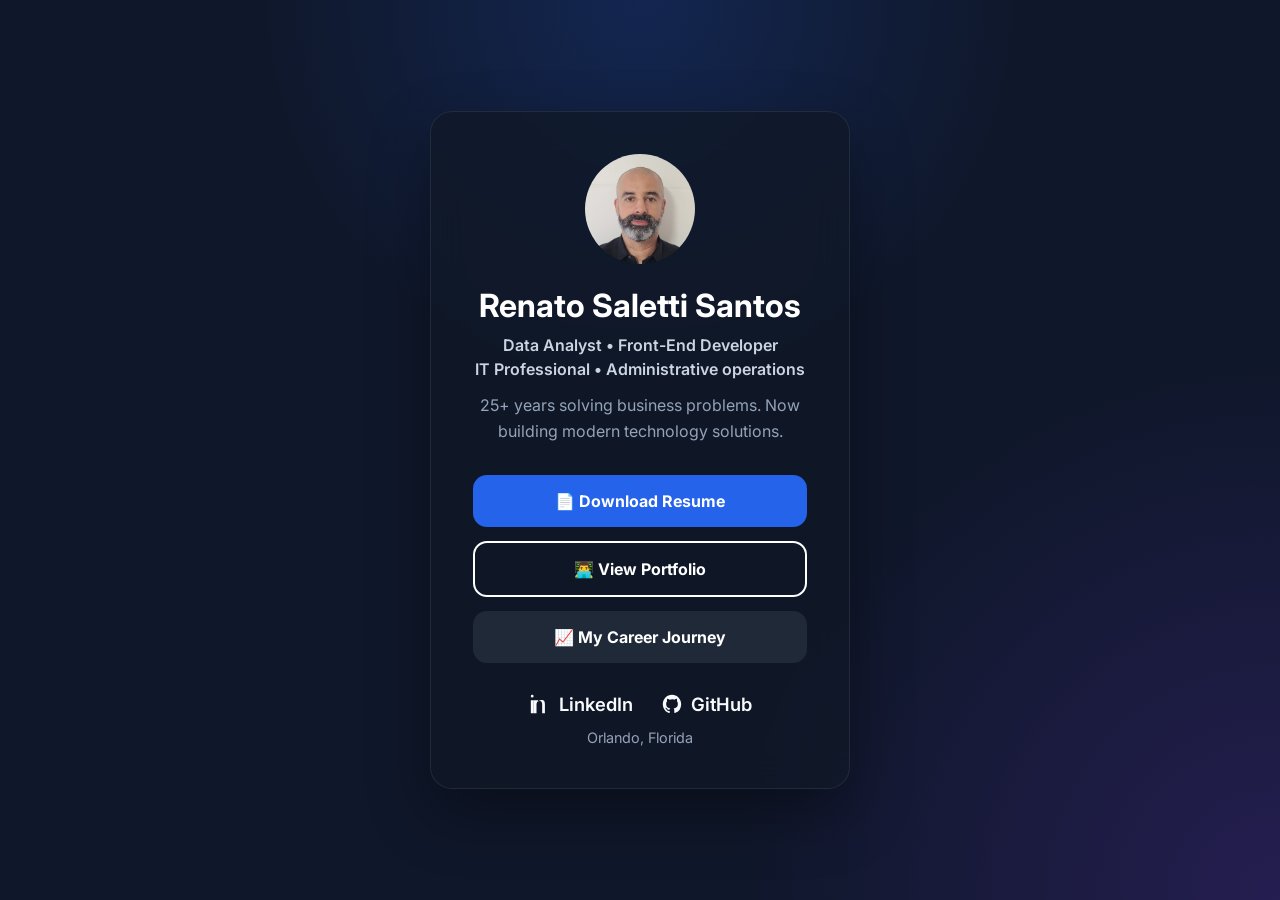
<file: index.html>
<!DOCTYPE html>
<html lang="en">
<head>
<meta charset="UTF-8">
<meta name="viewport" content="width=device-width, initial-scale=1.0">
<title>Renato Saletti Santos</title>
<link rel="preconnect" href="https://fonts.googleapis.com">
<link rel="preconnect" href="https://fonts.gstatic.com" crossorigin>
<link href="https://fonts.googleapis.com/css2?family=Inter:wght@300;400;600;700;800&display=swap" rel="stylesheet">
<link rel="stylesheet" href="style.css">
</head>
<body>
<div class="bg"></div>
<main class="card">
    <img class="avatar" src="assets/Renato.jpeg" alt="Foto de Renato Saletti Santos">
    <h1>Renato Saletti Santos</h1>
    <p class="role">Data Analyst • Front-End Developer</p>
    <p class="role">IT Professional • Administrative operations</p>
    <p class="tagline">25+ years solving business problems. Now building modern technology solutions.</p>

    <div class="buttons">
        <a class="btn primary" href="assets/Data analyst.docx" target="_blank" >📄 Download Resume</a>
        <a class="btn secondary" href="https://interactive-portfolio-react.vercel.app" target="_blank" rel="noopener noreferrer">👨‍💻 View Portfolio</a>
        <a class="btn ghost" href="journey.html">📈 My Career Journey</a>
    </div>

    <footer>
        <nav class="social-links" aria-label="Redes sociais">
            <a href="https://www.linkedin.com/in/renato-saletti-santos" target="_blank" rel="noopener noreferrer" aria-label="LinkedIn de Renato Saletti Santos">
                <svg viewBox="0 0 24 24" aria-hidden="true"><path d="M4.98 3.5a1.5 1.5 0 1 1-3 0 1.5 1.5 0 0 1 3 0ZM2 8h3v14H2V8Zm5 0h2.9v1.91h.04C10.34 8.84 11.32 7.7 13.76 7.7 16.8 7.7 17.36 9.7 17.36 12.3V22h-3v-8.6c0-2.05-.04-4.7-2.86-4.7-2.86 0-3.3 2.23-3.3 4.55V22H5.2V8H7Z"/></svg>
                <span>LinkedIn</span>
            </a>
            <a href="https://github.com/Resaletti" target="_blank" rel="noopener noreferrer" aria-label="GitHub de Renato Saletti Santos">
                <svg viewBox="0 0 24 24" aria-hidden="true"><path d="M12 2C6.48 2 2 6.58 2 12.23c0 4.52 2.87 8.35 6.84 9.7.5.1.68-.22.68-.49 0-.24-.01-1.04-.01-1.89-2.78.62-3.37-1.21-3.37-1.21-.46-1.2-1.11-1.52-1.11-1.52-.91-.64.07-.63.07-.63 1 .07 1.54 1.06 1.54 1.06.9 1.57 2.35 1.12 2.92.86.09-.67.35-1.12.64-1.38-2.22-.26-4.56-1.14-4.56-5.05 0-1.12.39-2.03 1.03-2.75-.1-.26-.45-1.31.1-2.73 0 0 .84-.27 2.75 1.05A9.34 9.34 0 0 1 12 6.9c.85 0 1.71.12 2.51.34 1.91-1.32 2.75-1.05 2.75-1.05.55 1.42.2 2.47.1 2.73.64.72 1.03 1.63 1.03 2.75 0 3.92-2.35 4.78-4.58 5.04.36.32.68.93.68 1.88 0 1.36-.01 2.46-.01 2.8 0 .27.18.6.69.49A10.22 10.22 0 0 0 22 12.23C22 6.58 17.52 2 12 2Z"/></svg>
                <span>GitHub</span>
            </a>
        </nav>
        <span class="location">Orlando, Florida</span>
    </footer>
</main>
</body> 
</html>
</file>
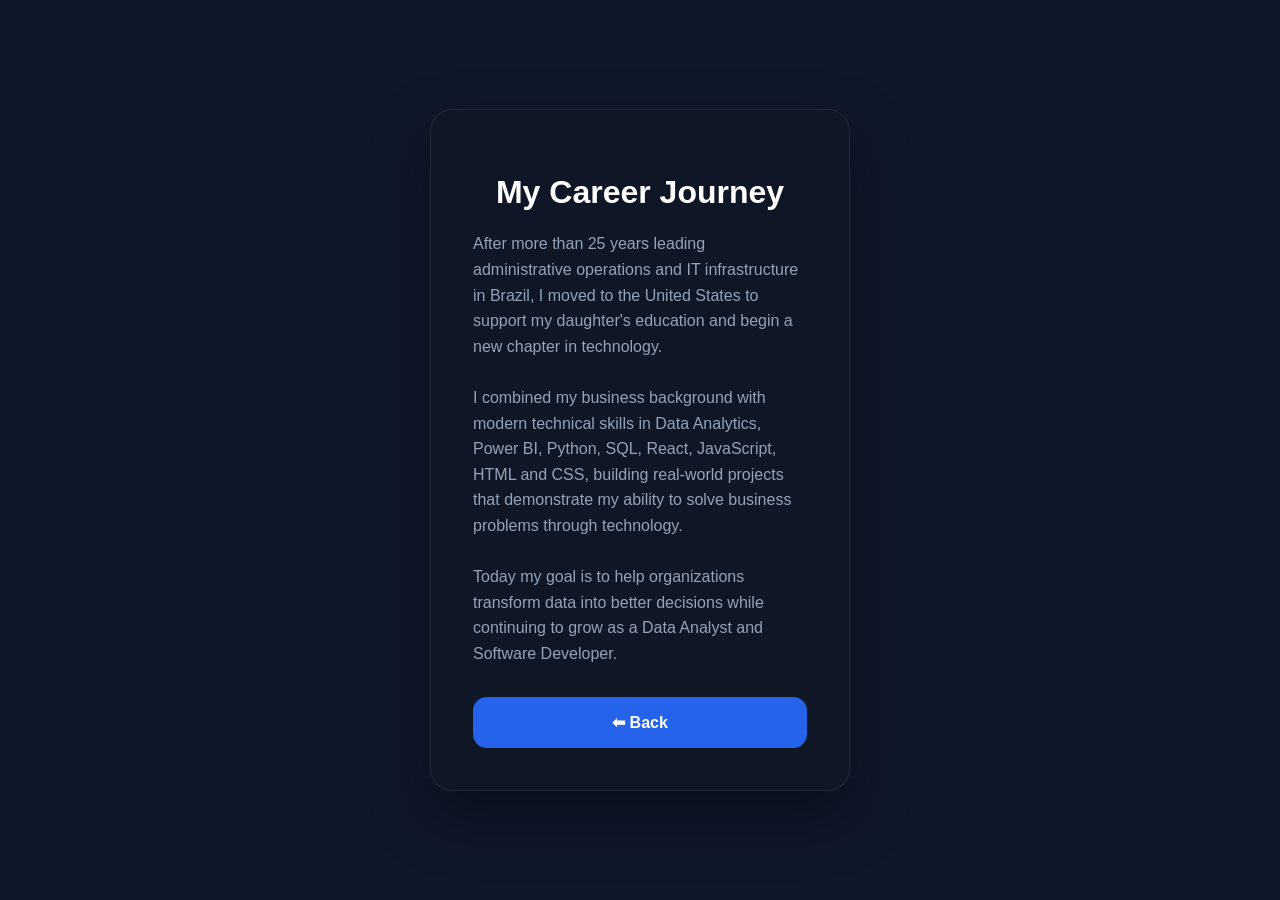
<file: journey.html>
<!DOCTYPE html><html lang="en"><head><meta charset="UTF-8"><meta name="viewport" content="width=device-width,initial-scale=1"><title>My Career Journey</title><link rel="stylesheet" href="style.css"></head><body><main class="card"><h1>My Career Journey</h1><p class="tagline" style="text-align:left">After more than 25 years leading administrative operations and IT infrastructure in Brazil, I moved to the United States to support my daughter's education and begin a new chapter in technology.<br><br>I combined my business background with modern technical skills in Data Analytics, Power BI, Python, SQL, React, JavaScript, HTML and CSS, building real-world projects that demonstrate my ability to solve business problems through technology.<br><br>Today my goal is to help organizations transform data into better decisions while continuing to grow as a Data Analyst and Software Developer.</p><div class="buttons"><a class="btn primary" href="index.html">⬅ Back</a></div></main></body></html>
</file>
<file: style.css>
*{box-sizing:border-box}
body{
    margin:0;
    font-family:Inter,sans-serif;
    background:#0f172a;
    color:#fff;
    display:flex;
    justify-content:center;
    align-items:center;
    min-height:100vh;
    overflow:hidden
}
.bg{
    position:fixed;
    inset:0;
    background:
        radial-gradient(circle at top,#2563eb33,transparent 35%),
        radial-gradient(circle at bottom right,#7c3aed33,transparent 35%),
        #0f172a
}
.card{
    position:relative;
    z-index:1;
    width:min(92%,420px);
    padding:42px;
    background:rgba(17,24,39,.75);
    -webkit-backdrop-filter: blur(10px);
    backdrop-filter:blur(18px);
    border:1px solid rgba(255,255,255,.08);
    border-radius:22px;
    text-align:center;
    box-shadow:0 25px 60px rgba(0,0,0,.35);
    animation:fade .8s ease
}
.avatar{
    width:110px;
    height:110px;
    border-radius:50%;
      margin:auto;
      object-fit:cover;
      display:flex;
    align-items:center;
    justify-content:center;
    font-size:48px
}
h1{margin:22px 0 10px;font-size:2rem}
.role{color:#cbd5e1;font-weight:600;line-height:0.5}
.tagline{color:#94a3b8;line-height:1.6;margin:20px 0 30px}
.buttons{display:flex;flex-direction:column;gap:14px}
.btn{text-decoration:none;padding:16px;border-radius:14px;font-weight:700;transition:.25s}
.primary{background:#2563eb;color:#fff}
.secondary{border:2px solid #fff;color:#fff}
.ghost{background:#1f2937;color:#fff}
.btn:hover{transform:translateY(-2px);box-shadow:0 12px 24px rgba(37,99,235,.25)}

footer{display:flex;flex-direction:column;align-items:center;gap:14px;margin-top:30px}
.social-links{display:flex;align-items:center;justify-content:center;gap:28px}
.social-links a{display:inline-flex;align-items:center;gap:8px;color:#f8fafc;text-decoration:none;font-size:1.15rem;font-weight:600;transition:color .2s,transform .2s}
.social-links a:hover{color:#93c5fd;transform:translateY(-2px)}
.social-links svg{width:22px;height:22px;fill:currentColor}
.location{color:#94a3b8;font-size:.9rem}
@keyframes fade{from{opacity:0;transform:translateY(20px)}to{opacity:1;transform:none}}
</file>
